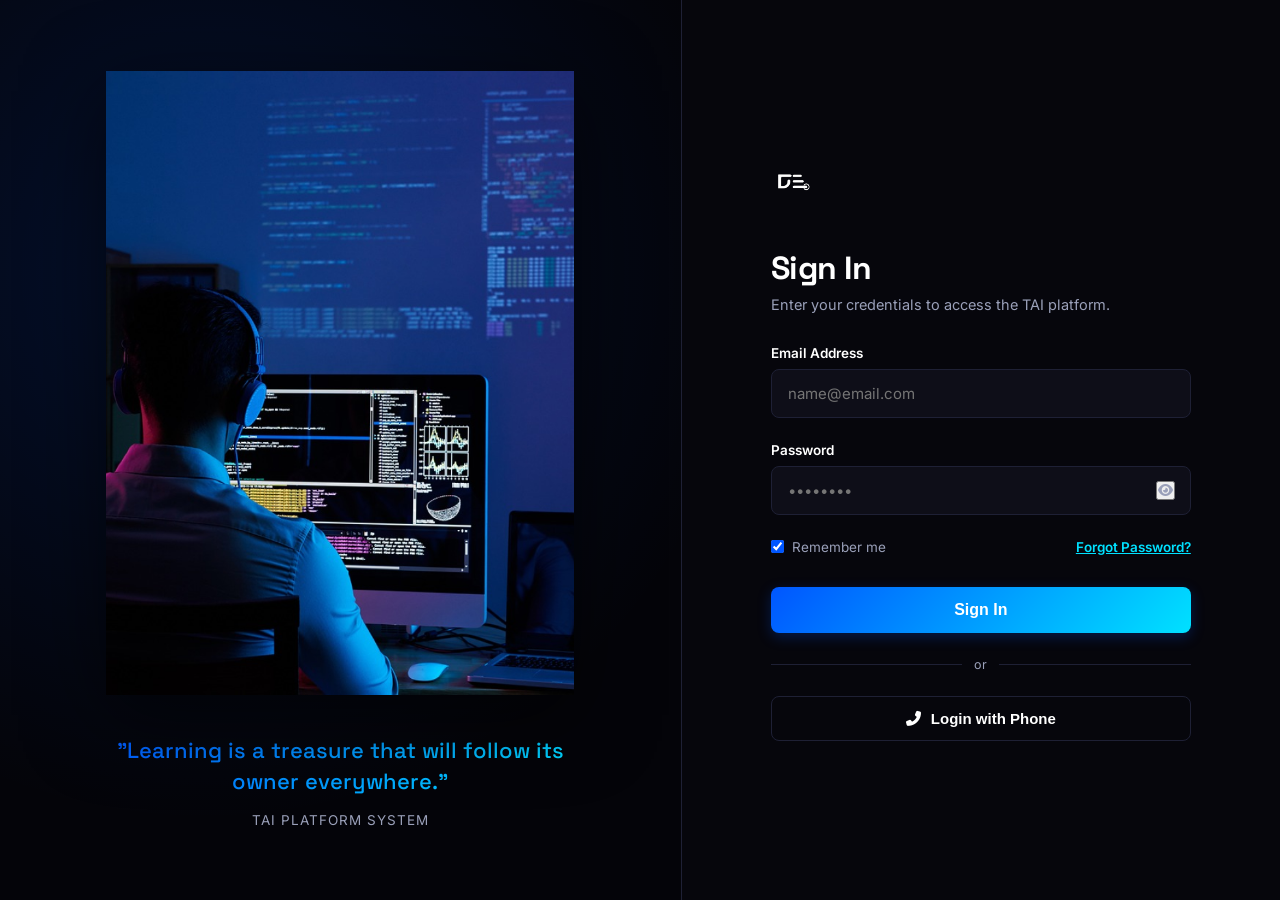
<file: login.html>
<!DOCTYPE html>
<html lang="en">
<head>
    <meta charset="UTF-8">
    <meta name="viewport" content="width=device-width, initial-scale=1.0">
    <meta name="description" content="TAI Platform Student Login Page - Educational Clone.">
    <title>Sign In | TAI Platform</title>
    <!-- Google Fonts -->
    <link rel="preconnect" href="https://fonts.googleapis.com">
    <link rel="preconnect" href="https://fonts.gstatic.com" crossorigin>
    <link href="https://fonts.googleapis.com/css2?family=Inter:wght@300;400;500;600;700;800&family=Space+Grotesk:wght@500;700&display=swap" rel="stylesheet">
    <!-- FontAwesome for icons -->
    <link rel="stylesheet" href="https://cdnjs.cloudflare.com/ajax/libs/font-awesome/6.4.0/css/all.min.css">
    <style>
        :root {
            --bg-base: #06060c;
            --bg-card: #0e0e18;
            --border-color: #1e2035;
            --text-primary: #ffffff;
            --text-secondary: #9aa0b9;
            --accent-blue: #0056ff;
            --accent-cyan: #00e1ff;
            --accent-gradient: linear-gradient(135deg, #0056ff 0%, #00e1ff 100%);
            --font-sans: 'Inter', sans-serif;
            --font-display: 'Space Grotesk', sans-serif;
        }

        * {
            box-sizing: border-box;
            margin: 0;
            padding: 0;
        }

        body {
            background-color: var(--bg-base);
            color: var(--text-primary);
            font-family: var(--font-sans);
            height: 100vh;
            width: 100vw;
            display: flex;
            overflow: hidden;
        }

        /* Split Layout */
        .login-container {
            display: flex;
            width: 100%;
            height: 100%;
        }

        /* Left Illustration Panel */
        .illustration-panel {
            flex: 1.1;
            background-color: #040409;
            background-image: radial-gradient(circle at 30% 30%, rgba(0, 86, 255, 0.15), transparent 70%);
            display: flex;
            flex-direction: column;
            justify-content: center;
            align-items: center;
            padding: 48px;
            position: relative;
            border-right: 1px solid var(--border-color);
        }

        .auth-image {
            max-width: 80%;
            height: auto;
            object-fit: contain;
            filter: drop-shadow(0 20px 40px rgba(0, 0, 0, 0.6));
            animation: floatImage 6s ease-in-out infinite;
        }

        @keyframes floatImage {
            0%, 100% { transform: translateY(0); }
            50% { transform: translateY(-15px); }
        }

        .quote-box {
            margin-top: 40px;
            text-align: center;
            max-width: 480px;
        }

        .quote-text {
            font-family: var(--font-display);
            font-size: 22px;
            font-weight: 500;
            line-height: 1.4;
            margin-bottom: 12px;
            background: var(--accent-gradient);
            -webkit-background-clip: text;
            -webkit-text-fill-color: transparent;
        }

        .quote-author {
            color: var(--text-secondary);
            font-size: 13.5px;
            letter-spacing: 1px;
            text-transform: uppercase;
        }

        /* Right Form Panel */
        .form-panel {
            flex: 0.9;
            display: flex;
            flex-direction: column;
            justify-content: center;
            padding: 80px 60px;
            overflow-y: auto;
            background-color: var(--bg-base);
        }

        .form-wrapper {
            max-width: 420px;
            width: 100%;
            margin: 0 auto;
        }

        .brand-logo-row {
            margin-bottom: 40px;
        }

        .brand-logo {
            height: 44px;
        }

        .form-header {
            margin-bottom: 32px;
        }

        .form-header h1 {
            font-family: var(--font-display);
            font-size: 32px;
            font-weight: 700;
            margin-bottom: 8px;
            letter-spacing: -0.5px;
        }

        .form-header p {
            color: var(--text-secondary);
            font-size: 14.5px;
        }

        /* Form Controls */
        .form-group {
            margin-bottom: 24px;
            display: flex;
            flex-direction: column;
            gap: 8px;
        }

        .form-label {
            font-size: 13.5px;
            font-weight: 600;
            color: var(--text-primary);
        }

        .input-wrapper {
            position: relative;
            display: flex;
            align-items: center;
        }

        .input-field {
            width: 100%;
            background-color: var(--bg-card);
            border: 1px solid var(--border-color);
            border-radius: 8px;
            padding: 14px 16px;
            color: var(--text-primary);
            font-family: inherit;
            font-size: 15px;
            outline: none;
            transition: border-color 0.2s, box-shadow 0.2s;
        }

        .input-field:focus {
            border-color: var(--accent-blue);
            box-shadow: 0 0 0 3px rgba(0, 86, 255, 0.15);
        }

        /* Password eye icon */
        .password-toggle-btn {
            position: absolute;
            right: 16px;
            color: var(--text-secondary);
            cursor: pointer;
            transition: color 0.2s;
        }

        .password-toggle-btn:hover {
            color: var(--text-primary);
        }

        /* Extras row */
        .extras-row {
            display: flex;
            justify-content: space-between;
            align-items: center;
            margin-bottom: 32px;
            font-size: 13.5px;
        }

        .remember-checkbox {
            display: flex;
            align-items: center;
            gap: 8px;
            cursor: pointer;
            color: var(--text-secondary);
        }

        .remember-checkbox input {
            cursor: pointer;
            accent-color: var(--accent-blue);
        }

        .forgot-link {
            color: var(--accent-cyan);
            font-weight: 600;
        }

        .forgot-link:hover {
            text-decoration: underline;
        }

        /* Submit Button */
        .btn-submit {
            width: 100%;
            background: var(--accent-gradient);
            color: #ffffff;
            font-size: 16px;
            font-weight: 700;
            padding: 14px;
            border: none;
            border-radius: 8px;
            box-shadow: 0 4px 14px rgba(0, 86, 255, 0.25);
            transition: transform 0.2s, box-shadow 0.2s;
            cursor: pointer;
            margin-bottom: 24px;
        }

        .btn-submit:hover {
            transform: translateY(-1px);
            box-shadow: 0 6px 20px rgba(0, 86, 255, 0.45);
        }

        .btn-submit:active {
            transform: translateY(0);
        }

        /* Separator line */
        .separator {
            display: flex;
            align-items: center;
            text-align: center;
            color: var(--text-secondary);
            font-size: 12.5px;
            margin-bottom: 24px;
        }

        .separator::before, .separator::after {
            content: '';
            flex: 1;
            border-bottom: 1px solid var(--border-color);
        }

        .separator:not(:empty)::before {
            margin-right: 12px;
        }

        .separator:not(:empty)::after {
            margin-left: 12px;
        }

        /* Alternates */
        .btn-phone-login {
            width: 100%;
            background-color: transparent;
            border: 1px solid var(--border-color);
            color: var(--text-primary);
            padding: 13px;
            border-radius: 8px;
            font-size: 15px;
            font-weight: 600;
            display: flex;
            align-items: center;
            justify-content: center;
            gap: 10px;
            transition: background-color 0.2s;
            cursor: pointer;
        }

        .btn-phone-login:hover {
            background-color: rgba(255,255,255,0.03);
        }

        /* Error/Success banners */
        .alert-banner {
            padding: 12px 16px;
            border-radius: 6px;
            font-size: 14px;
            margin-bottom: 24px;
            display: none;
            align-items: center;
            gap: 10px;
        }

        .alert-error {
            background-color: rgba(239, 83, 80, 0.08);
            border: 1px solid rgba(239, 83, 80, 0.2);
            color: #ef5350;
        }

        .alert-success {
            background-color: rgba(76, 175, 80, 0.08);
            border: 1px solid rgba(76, 175, 80, 0.2);
            color: #4caf50;
        }

        /* Responsive */
        @media (max-width: 868px) {
            .illustration-panel {
                display: none; /* Hide illustration on mobile/tablet */
            }
            .form-panel {
                flex: 1;
                padding: 40px 24px;
            }
        }
    </style>
</head>
<body>
    <div class="login-container">
        <!-- Left Panel: Illustration -->
        <div class="illustration-panel">
            <img src="assets/auth-illustration.png" alt="TAI Study illustration" class="auth-image">
            <div class="quote-box">
                <p class="quote-text">"Learning is a treasure that will follow its owner everywhere."</p>
                <span class="quote-author">TAI Platform System</span>
            </div>
        </div>

        <!-- Right Panel: Login Form -->
        <div class="form-panel">
            <div class="form-wrapper">
                <!-- Top Logo -->
                <div class="brand-logo-row">
                    <a href="index.html">
                        <img src="assets/logo.svg" alt="Tap Academy logo" class="brand-logo">
                    </a>
                </div>

                <!-- Title Header -->
                <div class="form-header">
                    <h1>Sign In</h1>
                    <p>Enter your credentials to access the TAI platform.</p>
                </div>

                <!-- Alert Banners -->
                <div class="alert-banner alert-error" id="error-alert">
                    <i class="fas fa-exclamation-circle"></i>
                    <span id="error-message">Invalid credentials. Please try again.</span>
                </div>
                <div class="alert-banner alert-success" id="success-alert">
                    <i class="fas fa-check-circle"></i>
                    <span>Login successful! Welcome back, Girish.</span>
                </div>

                <!-- Form fields -->
                <form id="login-form">
                    <div class="form-group">
                        <label class="form-label" for="email">Email Address</label>
                        <div class="input-wrapper">
                            <input type="email" id="email" class="input-field" placeholder="name@email.com" required autocomplete="username">
                        </div>
                    </div>

                    <div class="form-group">
                        <label class="form-label" for="password">Password</label>
                        <div class="input-wrapper">
                            <input type="password" id="password" class="input-field" placeholder="••••••••" required autocomplete="current-password">
                            <button type="button" class="password-toggle-btn" id="password-toggle" aria-label="Toggle Password Visibility">
                                <i class="fas fa-eye"></i>
                            </button>
                        </div>
                    </div>

                    <div class="extras-row">
                        <label class="remember-checkbox">
                            <input type="checkbox" checked>
                            Remember me
                        </label>
                        <a href="#" class="forgot-link">Forgot Password?</a>
                    </div>

                    <button type="submit" class="btn-submit" id="submit-btn">Sign In</button>
                </form>

                <div class="separator">or</div>

                <button class="btn-phone-login">
                    <i class="fas fa-phone-alt"></i>
                    Login with Phone
                </button>
            </div>
        </div>
    </div>

    <!-- Script for credentials validation -->
    <script>
        document.addEventListener("DOMContentLoaded", () => {
            const loginForm = document.getElementById("login-form");
            const emailInput = document.getElementById("email");
            const passwordInput = document.getElementById("password");
            const errorAlert = document.getElementById("error-alert");
            const errorMessage = document.getElementById("error-message");
            const successAlert = document.getElementById("success-alert");
            const submitBtn = document.getElementById("submit-btn");

            // Password view toggler
            const passwordToggle = document.getElementById("password-toggle");
            passwordToggle.addEventListener("click", () => {
                const icon = passwordToggle.querySelector("i");
                if (passwordInput.type === "password") {
                    passwordInput.type = "text";
                    icon.className = "fas fa-eye-slash";
                } else {
                    passwordInput.type = "password";
                    icon.className = "fas fa-eye";
                }
            });

            // Form Submit Actions
            loginForm.addEventListener("submit", (e) => {
                e.preventDefault();
                errorAlert.style.display = "none";
                successAlert.style.display = "none";

                const email = emailInput.value.trim();
                const password = passwordInput.value;

                // Interactive credentials checking (using generic mock credentials for security)
                if (email === "student@tapacademy.com" && password === "Password@123") {
                    successAlert.style.display = "flex";
                    submitBtn.setAttribute("disabled", "true");
                    
                    // Simulate login redirection
                    setTimeout(() => {
                        window.location.href = "dashboard.html";
                    }, 1500);
                } else {
                    // Show custom validation error
                    errorMessage.textContent = "The email or password you entered is incorrect. (Hint: Use student@tapacademy.com / Password@123)";
                    errorAlert.style.display = "flex";
                }
            });
        });
    </script>
</body>
</html>
</file>
